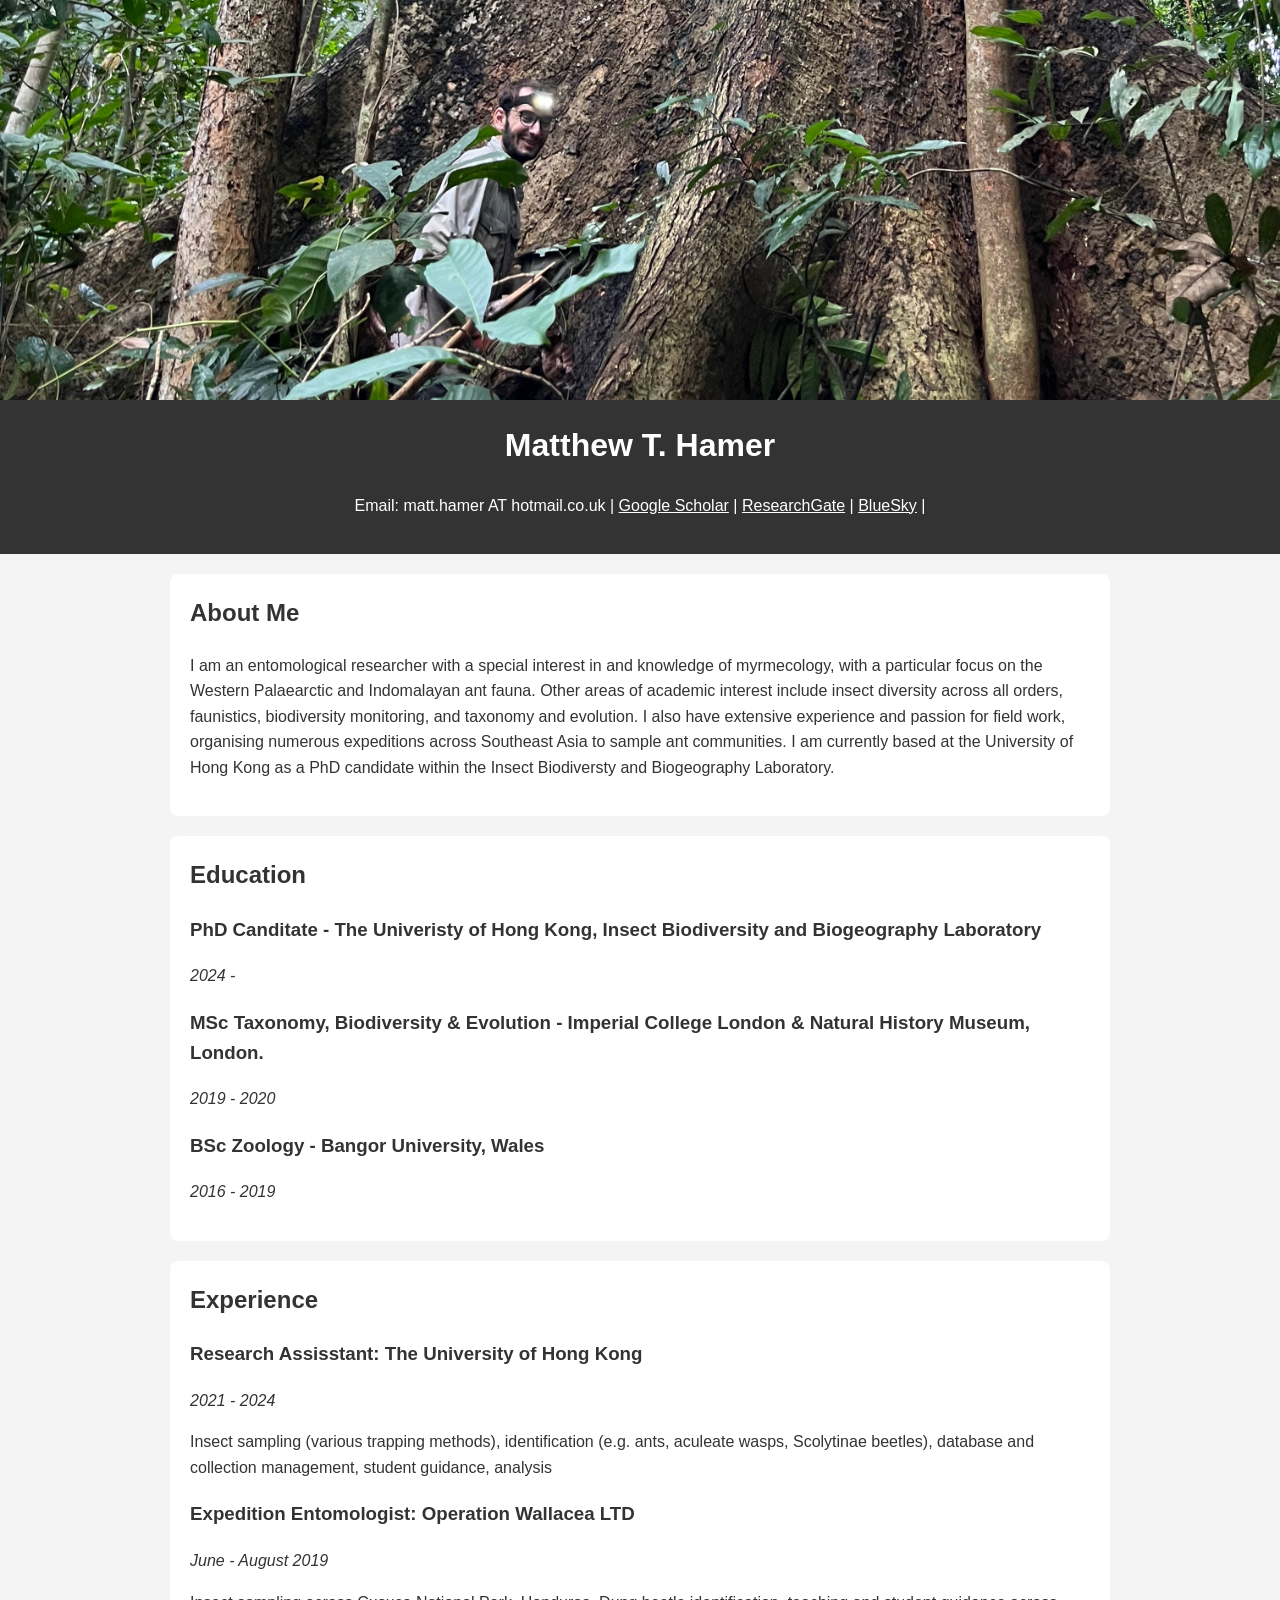
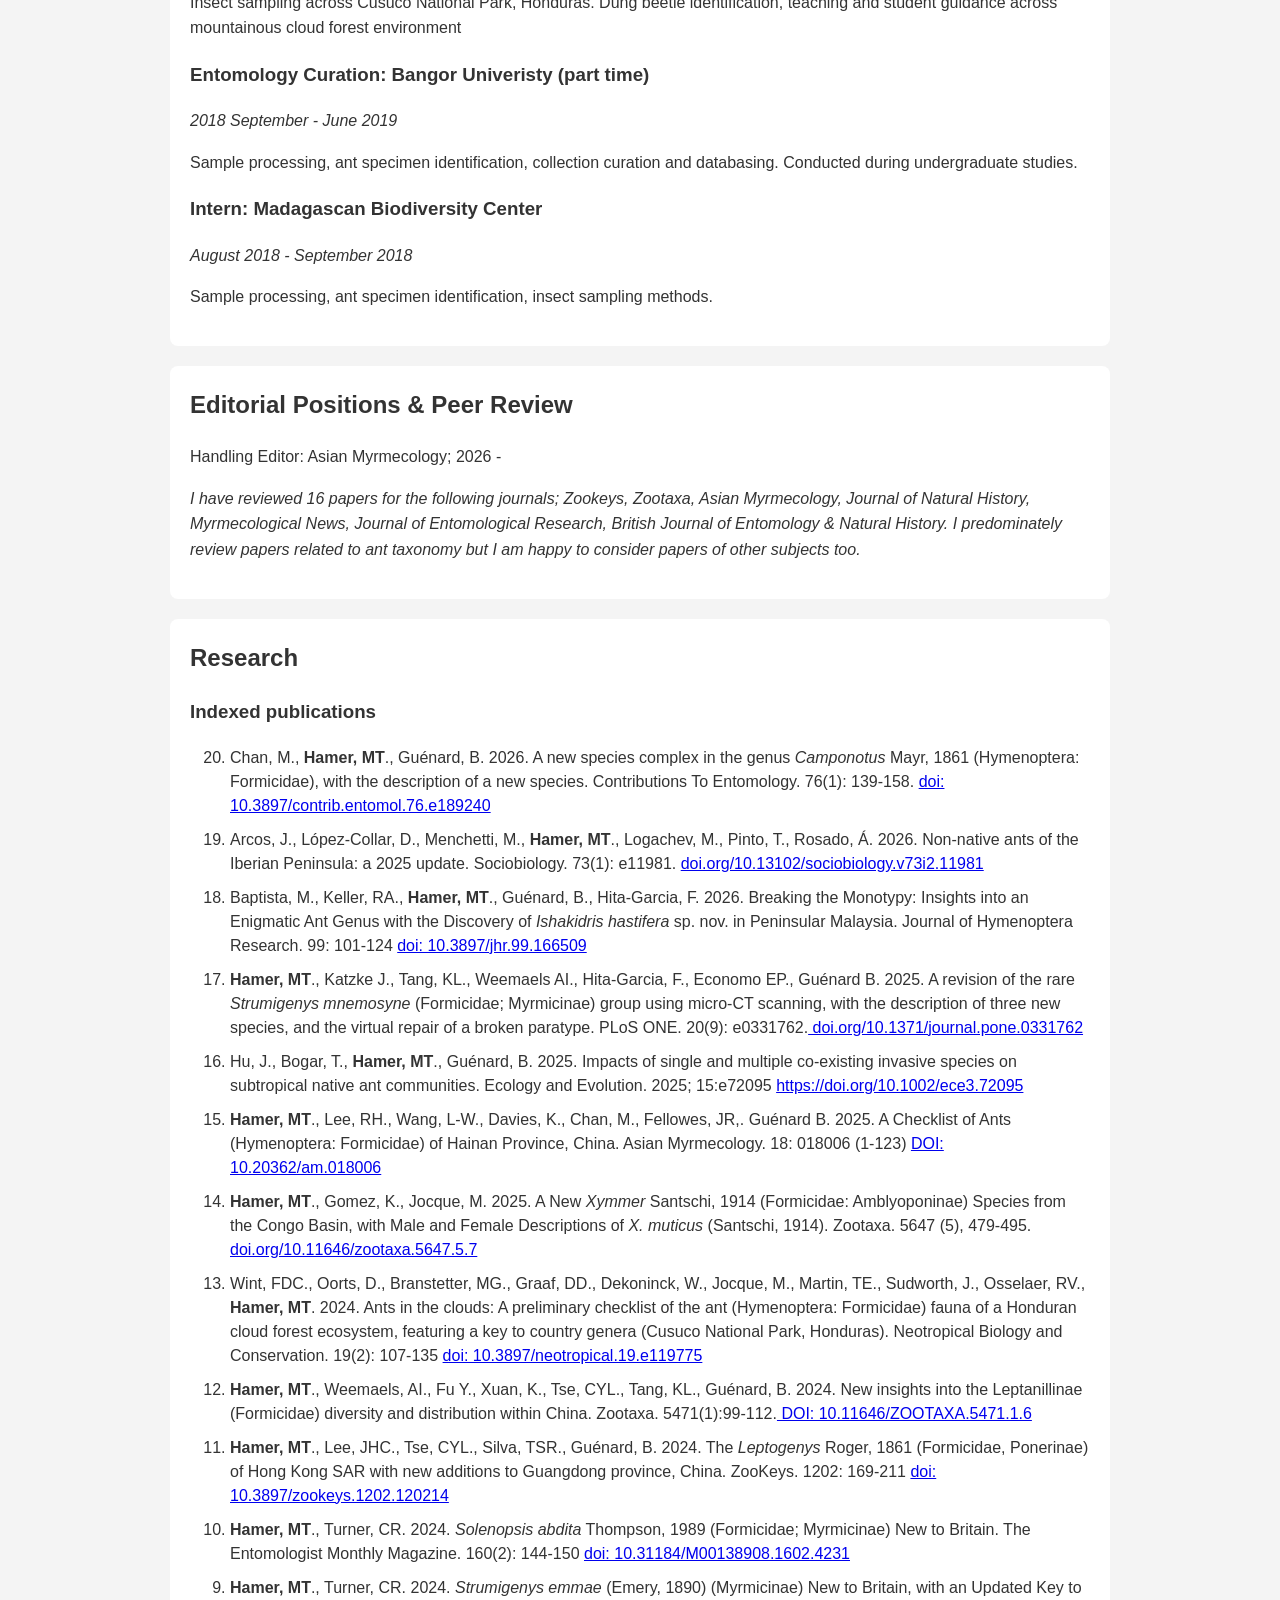
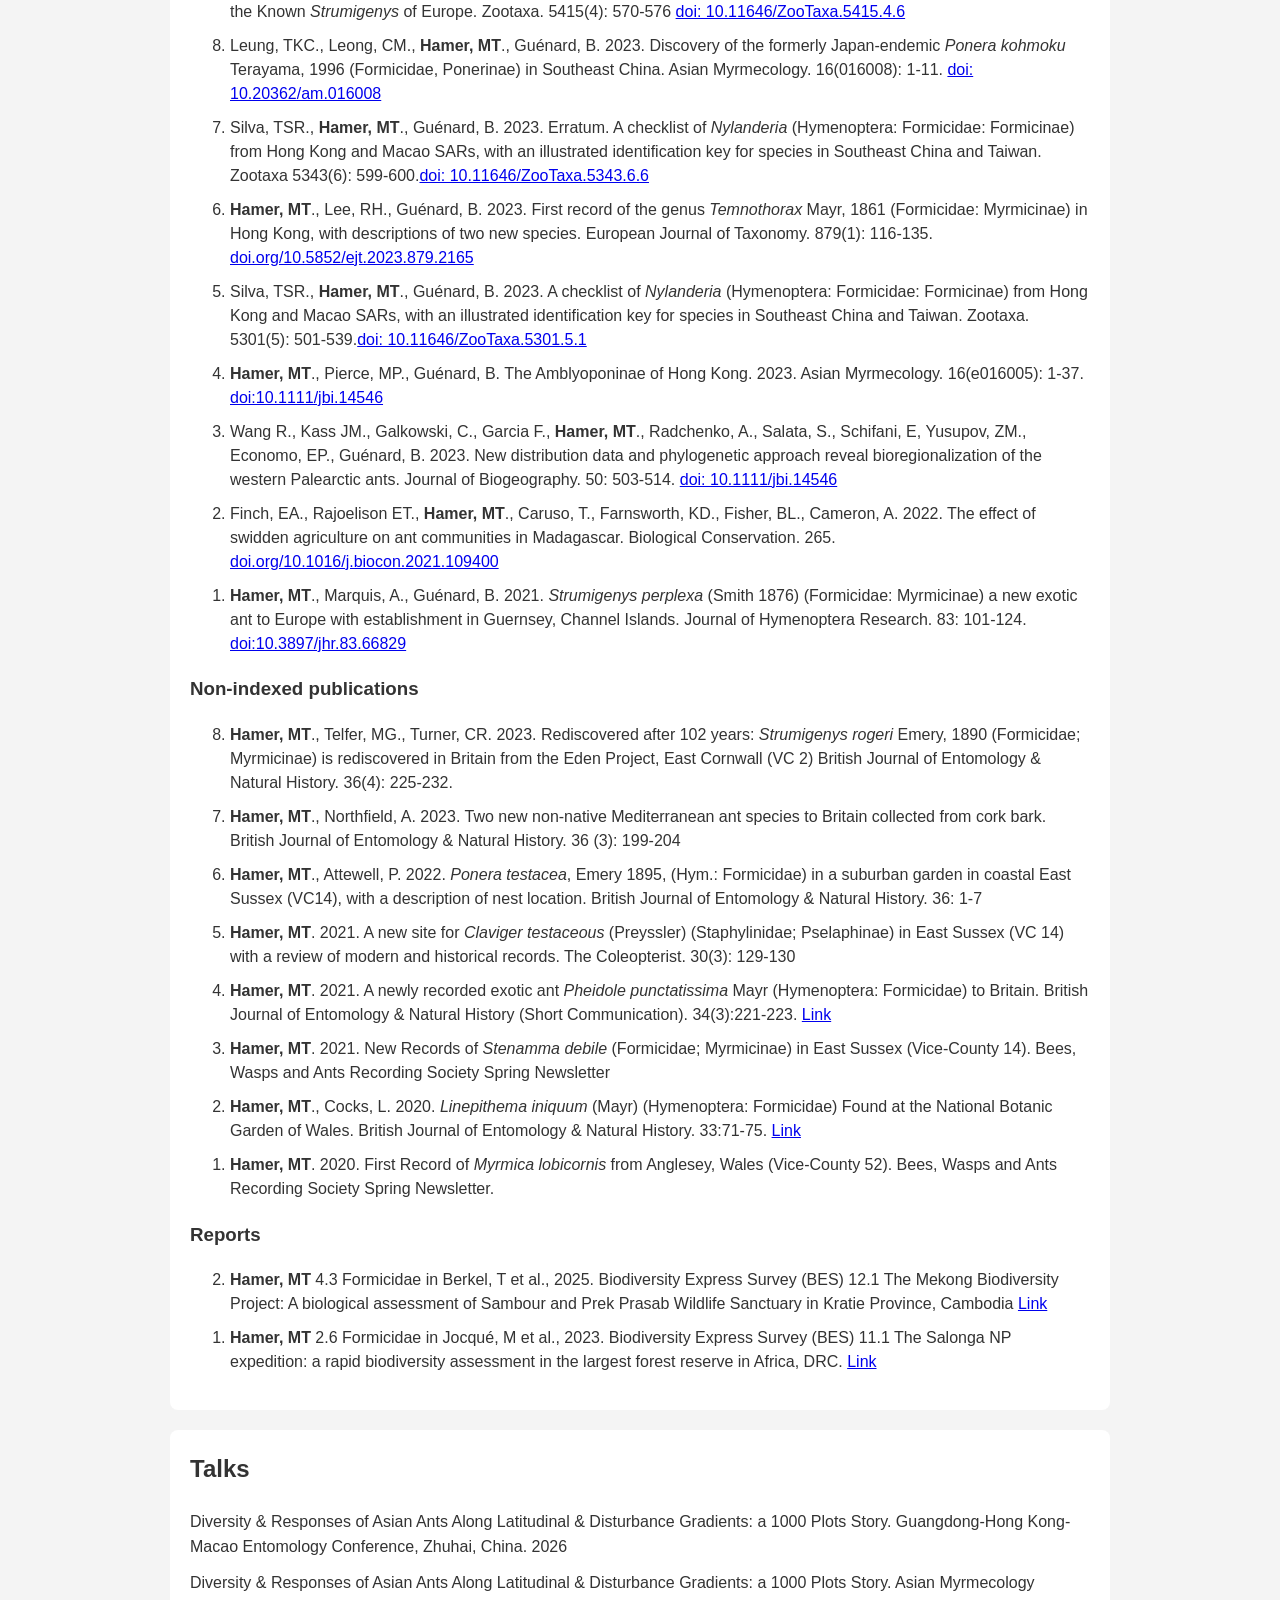
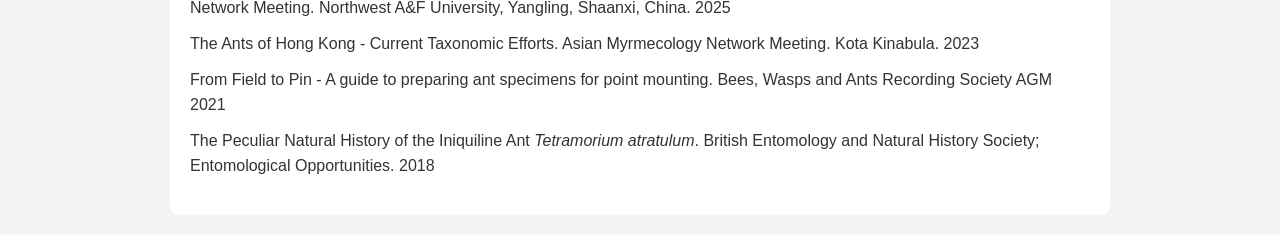
<file: index.html>
<!DOCTYPE html>
<html lang="en">
<head>
  <meta charset="UTF-8" />
  <meta name="viewport" content="width=device-width, initial-scale=1.0" />
  <title>Matthew T. Hamer</title>
  <style>
    /* Basic styling for the entire page */
    body {
      font-family: 'Helvetica Neue', Helvetica, Arial, sans-serif; /* Sets a clean, readable font */
      margin: 0; /* Remove default margin around the page */
      padding: 0; /* Remove default padding */
      line-height: 1.6; /* Improves readability with line spacing */
      background-color: #f4f4f4; /* Light background color for contrast */
      color: #333; /* Default text color */
    }

  /* Header image at the top */
  .header-image {
    width: 100%;
    height: 400px; /* adjust height as needed */
    overflow: hidden;
  }

  .header-image img {
    width: 100%;
    height: 100%;
    object-fit: cover; /* fill the container without distortion */
    display: block;
  }

    /* Styles for the header section */
    header {
      background-color: #333; /* Dark background for contrast */
      color: #fff; /* White text for readability */
      padding: 20px 0; /* Vertical padding */
      text-align: center; /* Centered text */
    }
    
    header a {
      color: #fff;
    }

    header p {
    color: #fff;
    }

    /* Styles for content sections */
    section {
      max-width: 900px; /* Limit width for readability */
      margin: 20px auto; /* Center sections horizontally with margin */
      padding: 0 20px; /* Horizontal padding inside sections */
    }

    /* Heading styles */
    h1, h2 {
      margin-top: 0; /* Remove default top margin for headings */
    }

    /* Contact info styling */
    .contact-info {
      margin-top: 10px; /* Spacing above contact info */
    }

    /* Styling for each section box */
    .section {
      background: #fff; /* White background for contrast */
      padding: 20px; /* Inner padding */
      margin-bottom: 20px; /* Space below each section */
      border-radius: 8px; /* Rounded corners for a softer look */
    }

    /* Remove default list styles for lists */
    ul {
      list-style: none;
      padding: 0;
    }

    /* Spacing between list items */
    li {
      margin-bottom: 10px;
    }

    /* Hover effect for links */
    a:hover {
      text-decoration: underline; /* Underline on hover for interactivity */
    }
  </style>
</head>
<body>
  
<div class="header-image">
  <img src="images/forest_2.jpg" alt="Ant Header Image" />
</div>

  <!-- Header section with name and contact info -->
  <header>
    <h1>Matthew T. Hamer</h1>
    <div class="contact-info">
      <p>
        Email: matt.hamer AT hotmail.co.uk |
        <a href="https://scholar.google.co.uk/citations?hl=en&user=hczqnz8AAAAJ&view_op=list_works&gmla=AFix5MbElTmRrn29_fdOWLkQc4MYug8F430PYgviniSDpSa0v6hG-DKh00irg1fXuqmo6CiqjdWm53gwboK762bA">Google Scholar</a> | 
        <a href="https://www.researchgate.net/profile/Matthew-Hamer-3">ResearchGate</a> |
        <a href="https://bsky.app/profile/entohamer.bsky.social">BlueSky</a> |
      </p>
    </div>
  </header>

  <!-- Now, the sections are reordered as per your request -->

  <!-- About Me section -->
  <section class="section">
    <h2>About Me</h2>
    <p>I am an entomological researcher with a special interest in and knowledge of myrmecology, with a particular focus on the Western Palaearctic and Indomalayan ant fauna. Other areas of academic interest include insect diversity across all orders, faunistics, biodiversity monitoring, and taxonomy and evolution. I also have extensive experience and passion for field work, organising numerous expeditions across Southeast Asia to sample ant communities. I am currently based at the University of Hong Kong as a PhD candidate within the Insect Biodiversty and Biogeography Laboratory.</p>
  </section>

  <!-- Education section -->
  <section class="section">
    <h2>Education</h2>
    <h3>PhD Canditate - The Univeristy of Hong Kong, Insect Biodiversity and Biogeography Laboratory</h3>
    <p><em>2024 - </em></p>
    <h3>MSc Taxonomy, Biodiversity & Evolution - Imperial College London & Natural History Museum, London.</h3>
    <p><em>2019 - 2020</em></p>
    <h3>BSc Zoology - Bangor University, Wales</h3>
    <p><em>2016 - 2019</em></p>
  </section>

  <!-- Experience section -->
  <section class="section">
    <h2>Experience</h2>

    <h3>Research Assisstant: The University of Hong Kong</h3>
    <p><em>2021 - 2024</em></p>
    <p>Insect sampling (various trapping  methods), identification (e.g. ants, aculeate wasps, Scolytinae beetles), database and collection management, student guidance, analysis</p>
    <h3>Expedition Entomologist: Operation Wallacea LTD</h3>
    <p><em>June - August 2019</em></p>
    <p>Insect sampling across Cusuco National Park, Honduras. Dung beetle identification, teaching and student guidance across mountainous cloud forest environment</p>
    <h3>Entomology Curation: Bangor Univeristy (part time)</h3>
    <p><em>2018 September - June 2019</em></p>
    <p>Sample processing, ant specimen identification, collection curation and databasing. Conducted during undergraduate studies.</p>
    <h3>Intern: Madagascan Biodiversity Center</h3>
    <p><em>August 2018 - September 2018</em></p>
    <p>Sample processing, ant specimen identification, insect sampling methods.</p>
  </section>

<!-- Editorial section-->
 <section class="section">
    <h2>Editorial Positions & Peer Review</h2>
    <p>Handling Editor: Asian Myrmecology; 2026 -</p></li>
    <p><em>I have reviewed 16 papers for the following journals; Zookeys, Zootaxa, Asian Myrmecology, Journal of Natural History, Myrmecological News, Journal of Entomological Research, British Journal of Entomology & Natural History. 
      I predominately review papers related to ant taxonomy but I am happy to consider papers of other subjects too.</em></p>
  </section>

  <!-- Research section -->
  <section class="section">
    <h2>Research</h2>
    <h3>Indexed publications</h3>
        <ol reversed style="line-height: 1.5;">
            <!---Punnath, A., Williams, J.L., LaPolla, J.S., Fisher, B.L., Yamane, S., Guénard, B., <b>Hamer, M.T</b>., Jaitrong, W., Klimes, P., Dang, A.V., Lucky, A. 2026. Solving the puzzle of the Prenolepis genus-group (Hymenoptera: Formicidae): Ultraconserved element (UCE) phylogenomics clarifies generic boundaries among seven ant genera. Systematic Entomology.-->
            <!---Schifani, E., Blaya, R., Blight, O., Cato, S., Corbella C., <b>Hamer., MT</b>., Luakaityte, S., Rossi, F., Turner, CR., Veljaca, K., Vila, R., Menchetti, M. XXXX. Needle ants on the move in Europe: Brachyponera chinensis in Croatia, France, and Italy, and B. flavipes in the United Kingdom. Biogeographia-->
            <!---<li>Rocha FP., <b>Hamer, MT</b>., Guénard, B. XXXX Context-Dependent Impacts of Multitrophic Invasions: Invasive Ants Mediate Predatory Impacts on Native Biodiversity. Biological Invasions. </li>-->
            <!---<li>Rocha FP., <b>Hamer, MT</b>., Guénard, B. XXXX Species-specific effects of invasive ants on carrion decomposition in the subtropics. Ecosphere.</li>-->
            <li>Chan, M., <b>Hamer, MT</b>., Guénard, B. 2026. A new species complex in the genus <i>Camponotus</i> Mayr, 1861 (Hymenoptera: Formicidae), with the description of a new species. Contributions To Entomology. 76(1): 139-158. <a href = https://contributions-to-entomology.arphahub.com/article/189240/list/8/> doi: 10.3897/contrib.entomol.76.e189240</a></li>
            <li>Arcos, J., López-Collar, D., Menchetti, M., <b>Hamer, MT</b>., Logachev, M., Pinto, T., Rosado, Á. 2026. Non-native ants of the Iberian Peninsula: a 2025 update. Sociobiology. 73(1): e11981. <a href = https://periodicos.uefs.br/index.php/sociobiology/article/view/11981> doi.org/10.13102/sociobiology.v73i2.11981</a></li>
            <li>Baptista, M., Keller, RA., <b>Hamer, MT</b>., Guénard, B., Hita-Garcia, F. 2026. Breaking the Monotypy: Insights into an Enigmatic Ant Genus with the Discovery of <i>Ishakidris hastifera</i> sp. nov. in Peninsular Malaysia. Journal of Hymenoptera Research. 99: 101-124 <a href="https://jhr.pensoft.net/article/166509/"> doi: 10.3897/jhr.99.166509</a></li>
            <li><b>Hamer, MT</b>., Katzke J., Tang, KL., Weemaels AI., Hita-Garcia, F., Economo EP., Guénard B. 2025. A revision of the rare <i>Strumigenys mnemosyne</i> (Formicidae; Myrmicinae) group using micro-CT scanning, with the description of three new species, and the virtual repair of a broken paratype. PLoS ONE. 20(9): e0331762.<a href=https://doi.org/10.1371/journal.pone.0331762> doi.org/10.1371/journal.pone.0331762</a></li></li>
            <li>Hu, J., Bogar, T., <b>Hamer, MT</b>., Guénard, B. 2025. Impacts of single and multiple co-existing invasive species on subtropical native ant communities. Ecology and Evolution. 2025; 15:e72095 <a href= https://onlinelibrary.wiley.com/doi/10.1002/ece3.72095> https://doi.org/10.1002/ece3.72095</a></li>
            <li><b>Hamer, MT</b>., Lee, RH., Wang, L-W., Davies, K., Chan, M., Fellowes, JR,. Guénard B. 2025. A Checklist of Ants (Hymenoptera: Formicidae) of Hainan Province, China. Asian Myrmecology. 18: 018006 (1-123) <a href=http://www.asian-myrmecology.org/doi/10.20362/am.018006.html> DOI: 10.20362/am.018006</a></li>
            <li><b>Hamer, MT</b>., Gomez, K., Jocque, M. 2025. A New <i>Xymmer</i> Santschi, 1914 (Formicidae: Amblyoponinae) Species from the Congo Basin, with Male and Female Descriptions of <i>X. muticus</i> (Santschi, 1914). Zootaxa. 5647 (5), 479-495. <a href=https://www.mapress.com/zt/article/view/zootaxa.5647.5.7> doi.org/10.11646/zootaxa.5647.5.7</a></li>
            <li>Wint, FDC., Oorts, D., Branstetter, MG., Graaf, DD., Dekoninck, W., Jocque, M., Martin, TE., Sudworth, J., Osselaer, RV., <b>Hamer, MT</b>. 2024. Ants in the clouds: A preliminary checklist of the ant (Hymenoptera: Formicidae) fauna of a Honduran cloud forest ecosystem, featuring a key to country genera (Cusuco National Park, Honduras). Neotropical Biology and Conservation. 19(2): 107-135 <a href= https://neotropical.pensoft.net/article/119775/list/8/ > doi: 10.3897/neotropical.19.e119775</a></li>
            <li><b>Hamer, MT</b>., Weemaels, AI., Fu Y., Xuan, K., Tse, CYL., Tang, KL., Guénard, B. 2024. New insights into the Leptanillinae (Formicidae) diversity and distribution within China. Zootaxa. 5471(1):99-112.<a href= https://mapress.com/zt/article/view/zootaxa.5471.1.6> DOI: 10.11646/ZOOTAXA.5471.1.6</a></li>          
            <li><b>Hamer, MT</b>., Lee, JHC., Tse, CYL., Silva, TSR., Guénard, B. 2024. The <i>Leptogenys</i> Roger, 1861 (Formicidae, Ponerinae) of Hong Kong SAR with new additions to Guangdong province, China. ZooKeys. 1202: 169-211 <a href= https://doi.org/10.3897/zookeys.1202.120214> doi: 10.3897/zookeys.1202.120214</a></li>
            <li><b>Hamer, MT</b>., Turner, CR. 2024. <i>Solenopsis abdita</i> Thompson, 1989 (Formicidae; Myrmicinae) New to Britain. The Entomologist Monthly Magazine. 160(2): 144-150 <a href= https://doi.org/10.31184/M00138908.1602.4231>doi: 10.31184/M00138908.1602.4231</a></li>
            <li><b>Hamer, MT</b>., Turner, CR. 2024. <i>Strumigenys emmae</i> (Emery, 1890) (Myrmicinae) New to Britain, with an Updated Key to the Known <i>Strumigenys</i> of Europe. Zootaxa. 5415(4): 570-576
                <a href= https://www.mapress.com/zt/article/view/zootaxa.5415.4.6>doi: 10.11646/ZooTaxa.5415.4.6</a></li>
            <li>Leung, TKC., Leong, CM., <b>Hamer, MT</b>., Guénard, B. 2023. Discovery of the formerly Japan-endemic <i>Ponera kohmoku</i> Terayama, 1996 (Formicidae, Ponerinae) in Southeast China. Asian Myrmecology. 16(016008): 1-11. <a
                href= http://www.asian-myrmecology.org/doi/10.20362/am.016008.html>doi: 10.20362/am.016008</a>
            </li>
            <li>Silva, TSR., <b>Hamer, MT</b>., Guénard, B. 2023. Erratum. A checklist of <i>Nylanderia</i> (Hymenoptera: Formicidae: Formicinae) from Hong Kong and Macao SARs, with an illustrated identification key for species in Southeast China and Taiwan. Zootaxa 5343(6): 599-600.<a
                href= https://mapress.com/zt/article/view/zootaxa.5343.6.6>doi: 10.11646/ZooTaxa.5343.6.6</a></li>
            <li><b>Hamer, MT</b>., Lee, RH., Guénard, B. 2023. First record of the genus <i>Temnothorax</i> Mayr, 1861 (Formicidae: Myrmicinae) in Hong Kong, with descriptions of two new species. European Journal of Taxonomy. 879(1): 116-135.
                <a href= https://europeanjournaloftaxonomy.eu/index.php/ejt/article/view/2165>doi.org/10.5852/ejt.2023.879.2165</a></li>
            </li>
            <li>Silva, TSR., <b>Hamer, MT</b>., Guénard, B. 2023. A checklist of <i>Nylanderia</i> (Hymenoptera: Formicidae: Formicinae) from Hong Kong and Macao SARs, with an illustrated identification key for species in Southeast China and Taiwan. Zootaxa. 5301(5): 501-539.<a
                href= https://mapress.com/zt/article/view/zootaxa.5301.5.1>doi: 10.11646/ZooTaxa.5301.5.1</a></li>
            <li><b>Hamer, MT</b>., Pierce, MP., Guénard, B. The Amblyoponinae of Hong Kong. 2023. Asian Myrmecology. 16(e016005): 1-37. <a
                href=http://www.asian-myrmecology.org/doi/10.20362/am.016005.html>doi:10.1111/jbi.14546</a></li>
            <li>Wang R., Kass JM., Galkowski, C., Garcia F., <b>Hamer, MT</b>., Radchenko, A., Salata, S., Schifani, E,
                Yusupov, ZM., Economo, EP., Guénard, B. 2023. New distribution data and phylogenetic approach reveal
                bioregionalization of the western Palearctic ants. Journal of Biogeography. 50: 503-514. <a
                    href= https://doi.org/10.1111/jbi.14546>doi: 10.1111/jbi.14546</a></li>
            <li>Finch, EA., Rajoelison ET., <b>Hamer, MT</b>., Caruso, T., Farnsworth, KD., Fisher, BL., Cameron, A. 2022. The
                effect of
                swidden agriculture on ant communities in Madagascar. Biological Conservation. 265. <a
                    href= https://doi.org/10.1016/j.biocon.2021.109400>doi.org/10.1016/j.biocon.2021.109400</a></li>
            <li><b>Hamer, MT</b>., Marquis, A., Guénard, B. 2021. <i>Strumigenys perplexa</i> (Smith 1876) (Formicidae: Myrmicinae) a new
                exotic ant to Europe with establishment in Guernsey, Channel Islands. Journal of Hymenoptera
                Research. 83: 101-124. <a href="https://doi.org/10.3897/jhr.83.66829"> doi:10.3897/jhr.83.66829</a></li>
        </ol>
        <h3>Non-indexed publications</h3>
        <ol reversed style="line-height: 1.5;">
            <li><b>Hamer, MT</b>., Telfer, MG., Turner, CR. 2023. Rediscovered after 102 years: <i>Strumigenys rogeri</i> Emery, 1890 (Formicidae; Myrmicinae) is rediscovered in Britain from the Eden Project, East Cornwall (VC 2)
                British Journal of Entomology & Natural History. 36(4): 225-232.</li>
            <li><b>Hamer, MT</b>., Northfield, A. 2023. Two new non-native Mediterranean ant species to Britain collected from cork bark.
                    British Journal of Entomology & Natural History. 36 (3): 199-204 </li>
            <li><b>Hamer, MT</b>., Attewell, P. 2022. <i>Ponera testacea</i>, Emery 1895, (Hym.: Formicidae) in a suburban
                garden in coastal East Sussex (VC14), with a description of nest location.
                British Journal of Entomology & Natural History. 36: 1-7</li>
            <li><b>Hamer, MT</b>. 2021. A new site for <i>Claviger testaceous</i> (Preyssler) (Staphylinidae; Pselaphinae) in
                East Sussex (VC 14) with a review of modern and historical records. The Coleopterist. 30(3): 129-130</li>
            <li><b>Hamer, MT</b>. 2021. A newly recorded exotic ant <i>Pheidole punctatissima</i> Mayr (Hymenoptera:
                Formicidae) to
                Britain. British Journal of Entomology & Natural History (Short Communication). 34(3):221-223. <a
                    href="https://www.researchgate.net/publication/353324455_Short_Communication_A_newly_recorded_exotic_ant_Pheidole_punctatissima_Mayr_Hymenoptera_Formicidae_to_Britain">Link</a>
            </li>
            <li><b>Hamer, MT</b>. 2021. New Records of <i>Stenamma debile</i> (Formicidae; Myrmicinae) in East Sussex
                (Vice-County 14). Bees, Wasps and Ants Recording Society Spring Newsletter</li>
            <li><b>Hamer, MT</b>., Cocks, L. 2020. <i>Linepithema iniquum</i> (Mayr) (Hymenoptera: Formicidae) Found at the National Botanic
                Garden of Wales. British Journal of Entomology & Natural History. 33:71-75. <a
                    href="https://www.researchgate.net/publication/340166113_Linepithema_iniquum_Mayr_Hymenoptera_Formicidae_Found_at_the_National_Botanic_Garden_of_Wales">Link</a>
            </li>
            <li><b>Hamer, MT</b>. 2020. First Record of <i>Myrmica lobicornis</i> from Anglesey, Wales (Vice-County 52).
                Bees,
                Wasps
                and Ants Recording Society Spring Newsletter.</li>
            </ol>
        <h3>Reports</h3>
        <ol reversed style="line-height: 1.5;">
        <li><b>Hamer, MT</b> 4.3 Formicidae in Berkel, T et al., 2025. Biodiversity Express Survey (BES) 12.1
            The Mekong Biodiversity Project: A biological assessment of Sambour and Prek Prasab Wildlife
            Sanctuary in Kratie Province, Cambodia 
        <a href="https://binco.eu/wp-content/uploads/2025/01/BES-12.1-Cambodia-2023.pdf">Link</a></li>        
        <li><b>Hamer, MT</b> 2.6 Formicidae in Jocqué, M et al., 2023. Biodiversity Express Survey (BES) 11.1 The Salonga NP expedition: a rapid biodiversity assessment in the largest forest reserve in Africa, DRC. 
        <a href="https://binco.eu/wp-content/uploads/2023/12/BES-11.1-Salonga-2022.pdf">Link</a></li>
        </ol>
  </section>

  <!-- Projects section (optional, you can add if needed) -->
  <section class="section">
    <h2>Talks</h2>
    <ul>
      <li>Diversity & Responses of Asian Ants Along Latitudinal & Disturbance Gradients: a 1000 Plots Story. Guangdong-Hong Kong-Macao Entomology Conference, Zhuhai, China. 2026</li>
      <li>Diversity & Responses of Asian Ants Along Latitudinal & Disturbance Gradients: a 1000 Plots Story. Asian Myrmecology Network Meeting. Northwest A&F University, Yangling, Shaanxi, China. 2025</li>
      <li>The Ants of Hong Kong - Current Taxonomic Efforts. Asian Myrmecology Network Meeting. Kota Kinabula. 2023</li>
      <li>From Field to Pin - A guide to preparing ant specimens for point mounting. Bees, Wasps and Ants Recording Society AGM 2021</li>
      <li>The Peculiar Natural History of the Iniquiline Ant <i>Tetramorium atratulum</i>.
                British Entomology and Natural History Society; Entomological Opportunities. 2018</li>
    </ul>
  </section>

</body>
</html>
</file>
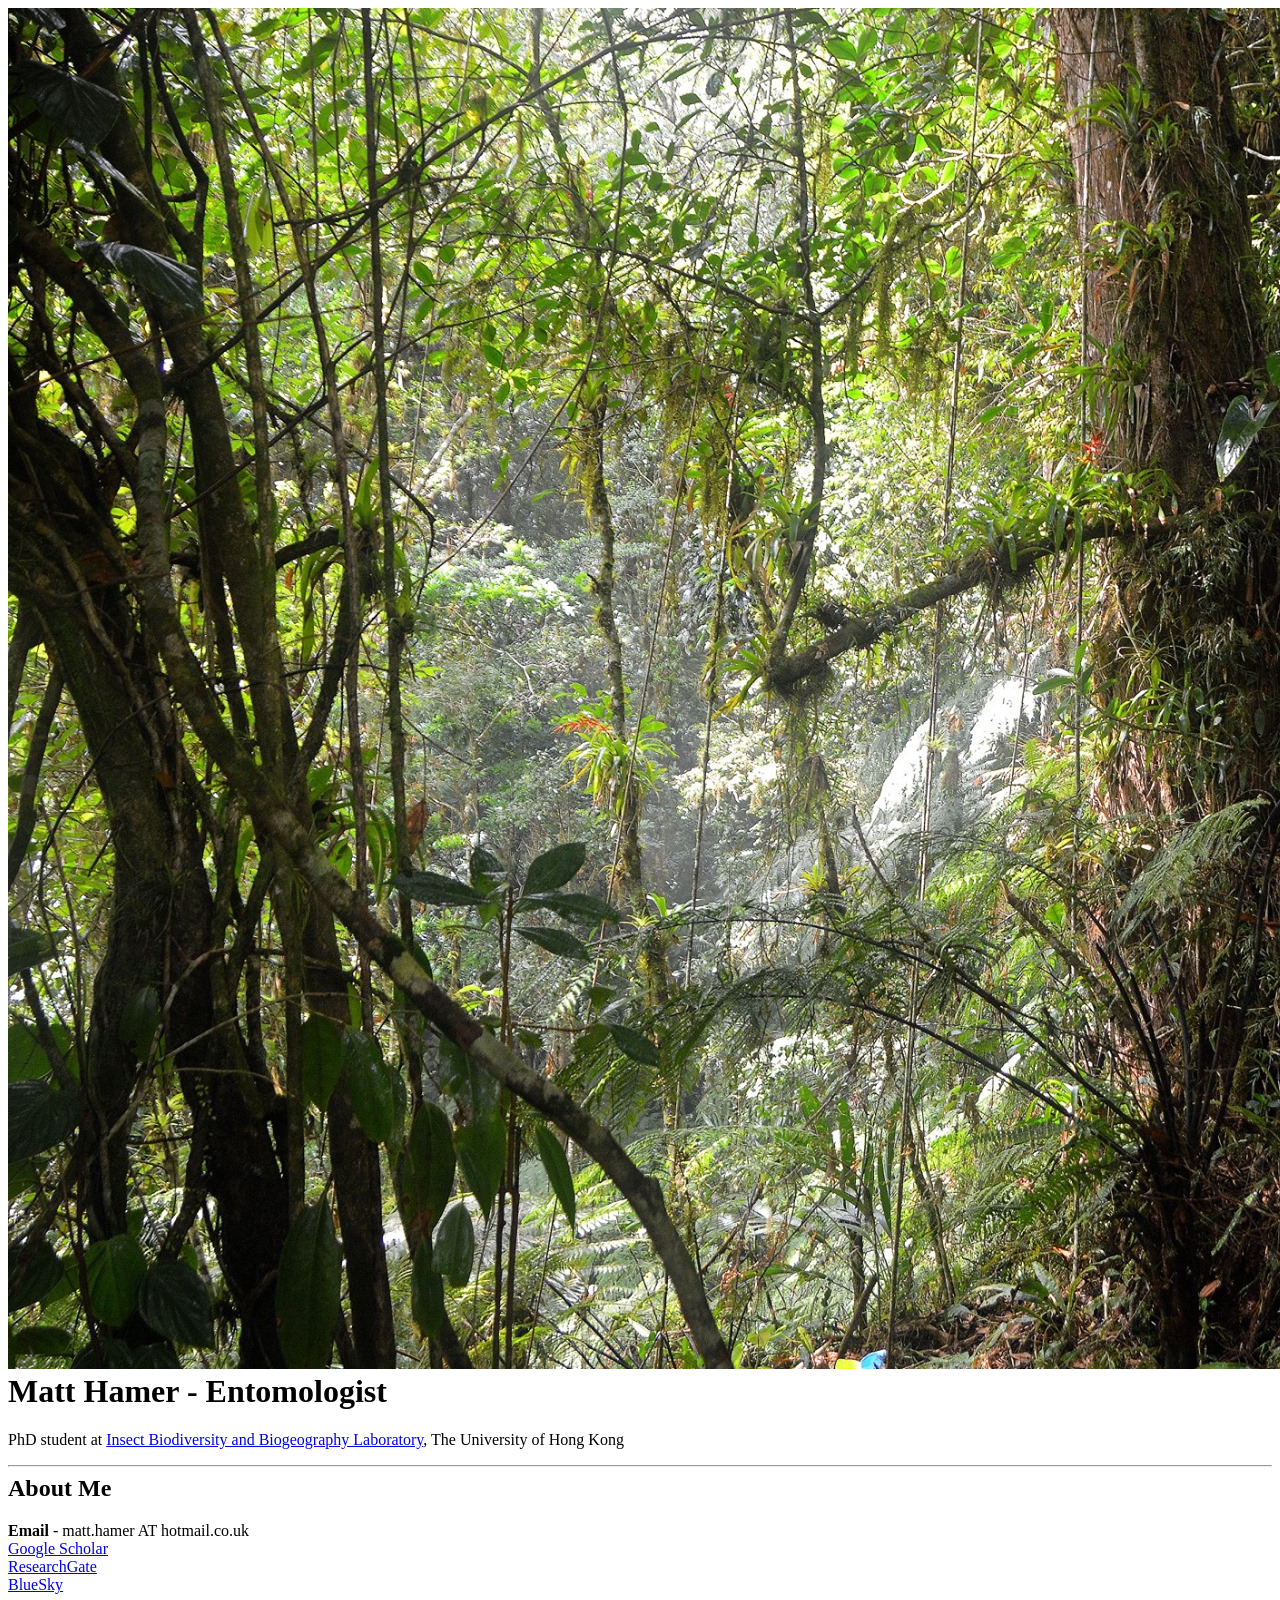
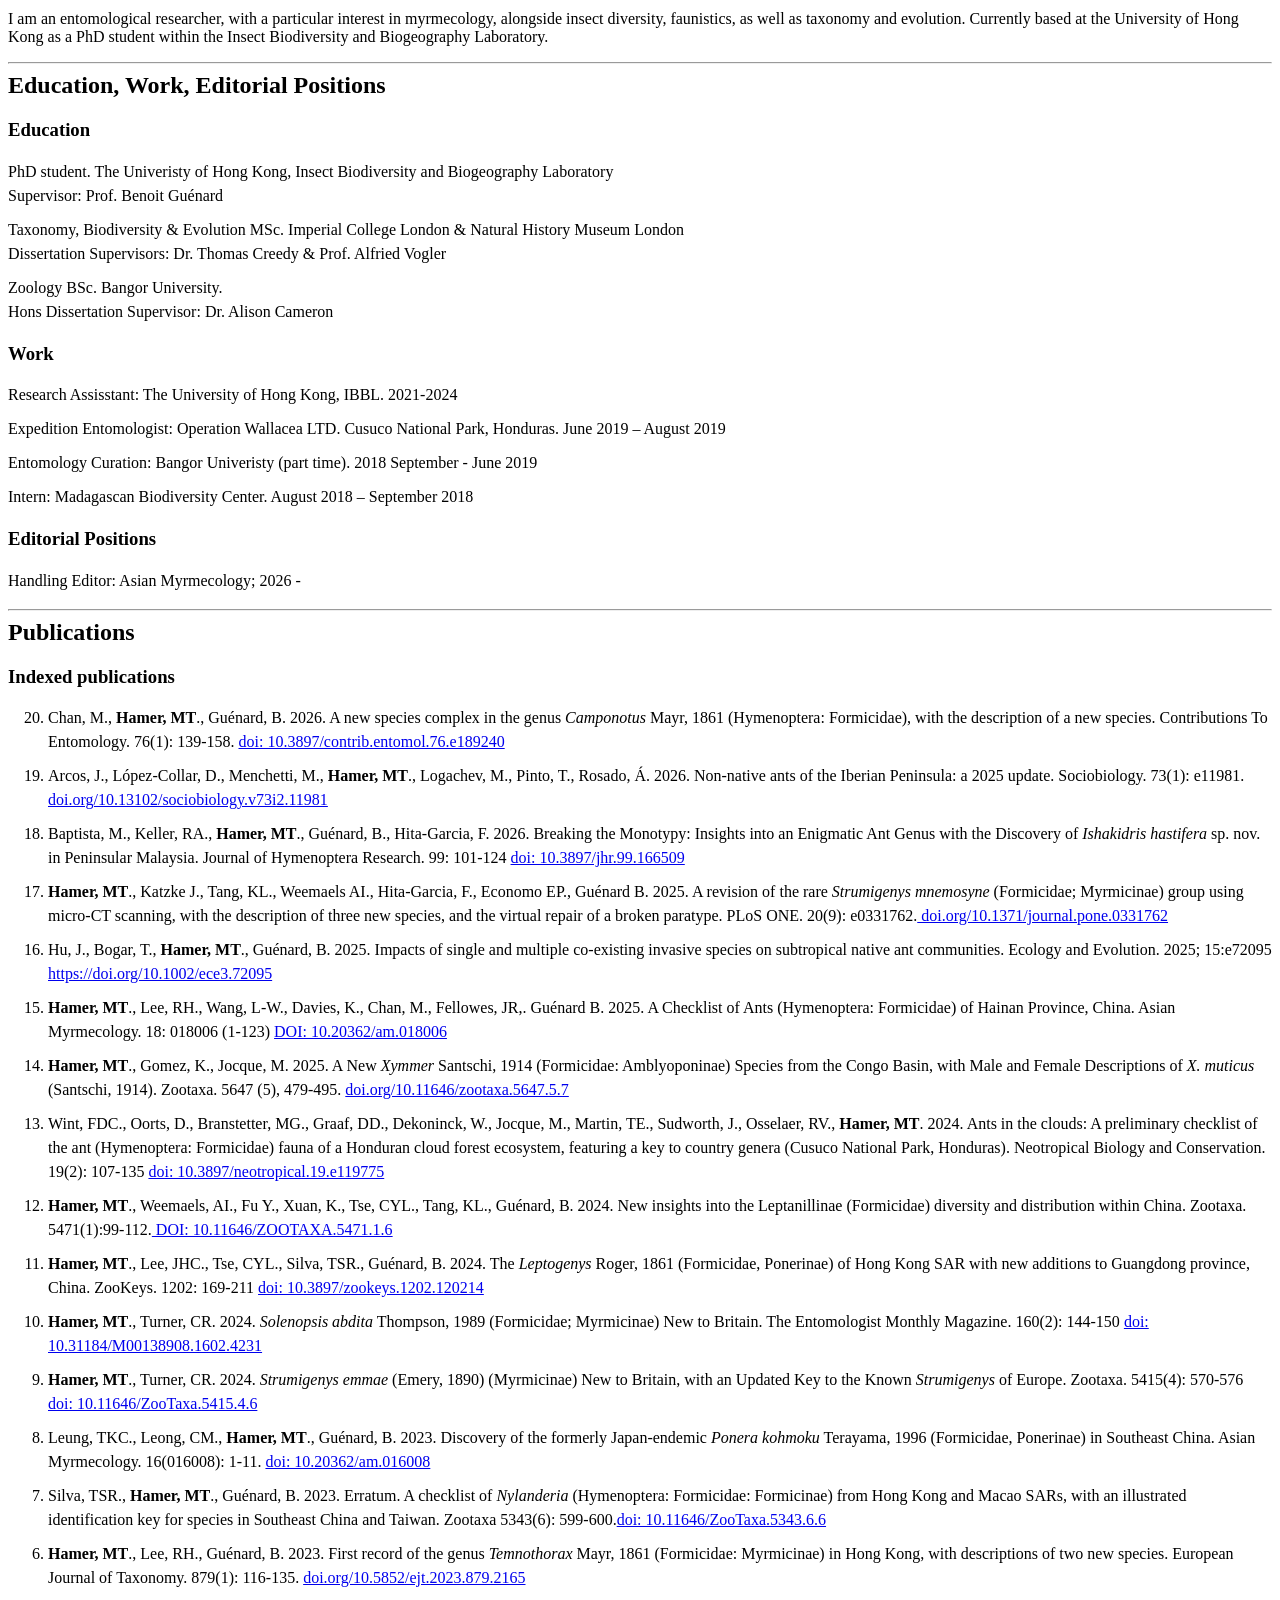
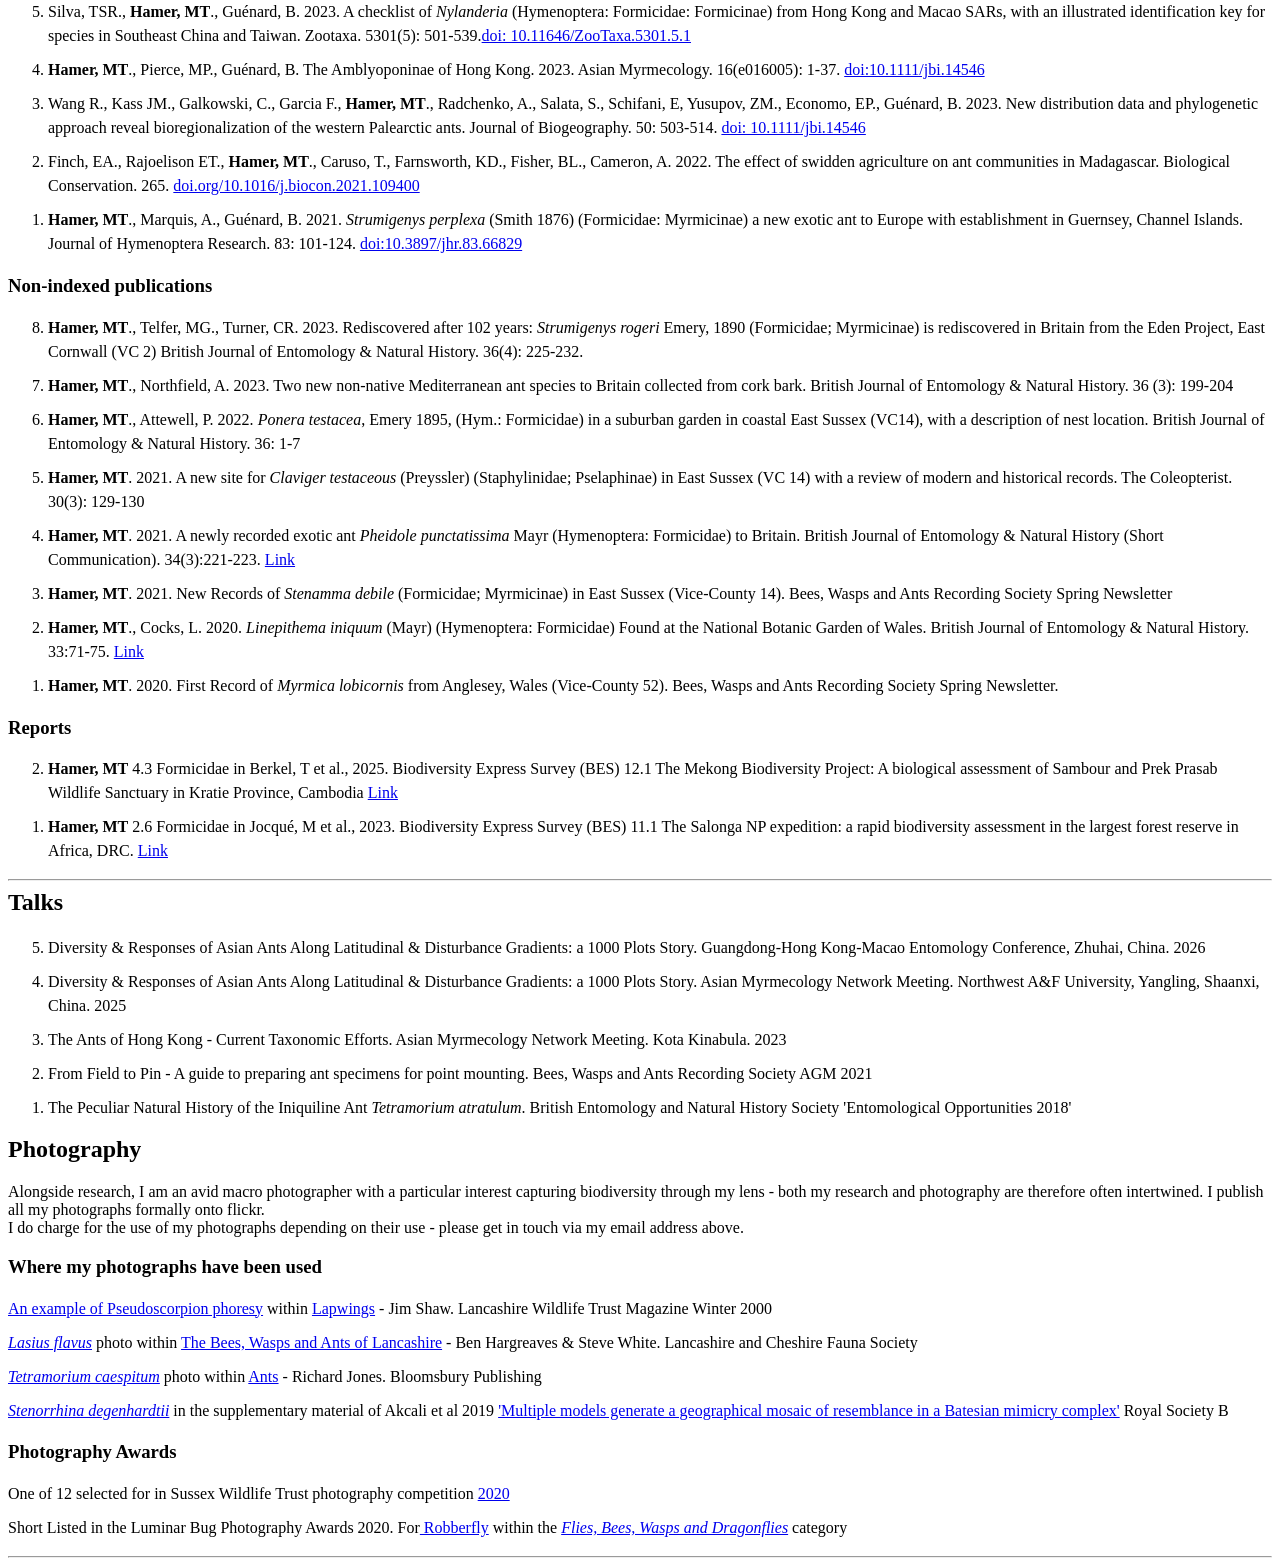
<file: index_old_website.html>
<!DOCTYPE html>
<html lang="en">

<head>
    <meta charset="UTF-8">
    <meta name="viewport" content="width=device-width, initial-scale=1.0">
    <meta name="description" content="Matt Hamer's webpage">
    <title>Matt Hamer</title>
    <link rel="stylesheet" href="style.css">
    <meta name="viewport" content="width=device-width, initial-scale=1" />




</head>

<div class="wrapper">

    <body class="body">

        <img class="banner-cnp" src="images/68423710_10161925125005251_964762217184493568_o.jpg">
        <h1>Matt Hamer - Entomologist</h1>
        <p>PhD student at <a href="https://benoitguenard.wordpress.com/"> Insect Biodiversity
                and Biogeography Laboratory</a>, The University of Hong Kong</p>
        <hr>
        </hr>
        <h2>About Me</h2>
        <p class="social-media">
            <b>Email</b> - matt.hamer AT hotmail.co.uk <br>
            <a href="https://scholar.google.co.uk/citations?hl=en&user=hczqnz8AAAAJ&view_op=list_works&gmla=AFix5MbElTmRrn29_fdOWLkQc4MYug8F430PYgviniSDpSa0v6hG-DKh00irg1fXuqmo6CiqjdWm53gwboK762bA">Google Scholar</a><br>
            <a href="https://www.researchgate.net/profile/Matthew-Hamer-3">ResearchGate</a><br>
            <a href="https://bsky.app/profile/entohamer.bsky.social">BlueSky</a><br>
        </p>
        <p class="aboutme-text">I am an entomological researcher, with a particular interest in myrmecology,
            alongside insect diversity, faunistics, as well as taxonomy and evolution. Currently based at the
            University of Hong Kong as a PhD student within the Insect Biodiversity and Biogeography Laboratory.<br>
        </p>
        <hr>
        </hr>
        <h2>Education, Work, Editorial Positions</h2>
        <h3>Education</h3>
        <ul style="line-height: 1.5;">
            <li>PhD student. The Univeristy of Hong Kong, Insect Biodiversity and Biogeography Laboratory<br>
                Supervisor: Prof. Benoit Guénard</li>
            <li>Taxonomy, Biodiversity & Evolution MSc. Imperial College London & Natural History Museum London <br>
                Dissertation Supervisors: Dr. Thomas Creedy & Prof. Alfried Vogler</li>
            <li>Zoology BSc. Bangor University. <br>
                Hons Dissertation Supervisor: Dr. Alison Cameron</li>
        </ul>
        <h3>Work</h3>
        <ul style="line-height: 1.5;">
            <li>Research Assisstant: The University of Hong Kong, IBBL. 2021-2024
            </li>
            <li>Expedition Entomologist: Operation Wallacea LTD. Cusuco National Park, Honduras. June 2019 – August 2019
            </li>
            <li>Entomology Curation: Bangor Univeristy (part time). 2018 September - June 2019
            </li>
            <li>Intern: Madagascan Biodiversity Center. August 2018 – September 2018
            </li>
        </ul>
        <h3>Editorial Positions</h3>
        <ul style="line-height: 1.5;">
            <li>Handling Editor: Asian Myrmecology; 2026 -
            </li>
        </ul>
        <hr>
        </hr>
        <h2>Publications</h2>
        <h3>Indexed publications</h3>
        <ol reversed style="line-height: 1.5;">
            <!---Schifani, E., Blaya, R., Blight, O., Cato, S., Corbella C., <b>Hamer., MT</b>., Luakaityte, S., Rossi, F., Turner, CR., Veljaca, K., Vila, R., Menchetti, M. XXXX. Needle ants on the move in Europe: Brachyponera chinensis in Croatia, France, and Italy, and B. flavipes in the United Kingdom. Biogeographia-->
            <!---<li>Rocha FP., <b>Hamer, MT</b>., Guénard, B. XXXX Context-Dependent Impacts of Multitrophic Invasions: Invasive Ants Mediate Predatory Impacts on Native Biodiversity. Ecosphere. </li>-->
            <!---<li>Rocha FP., <b>Hamer, MT</b>., Guénard, B. XXXX Species-specific effects of invasive ants on carrion decomposition in the subtropics. Ecosphere.</li>-->
            <li>Chan, M., <b>Hamer, MT</b>., Guénard, B. 2026. A new species complex in the genus <i>Camponotus</i> Mayr, 1861 (Hymenoptera: Formicidae), with the description of a new species. Contributions To Entomology. 76(1): 139-158. <a href = https://contributions-to-entomology.arphahub.com/article/189240/list/8/> doi: 10.3897/contrib.entomol.76.e189240</a></li>
            <li>Arcos, J., López-Collar, D., Menchetti, M., <b>Hamer, MT</b>., Logachev, M., Pinto, T., Rosado, Á. 2026. Non-native ants of the Iberian Peninsula: a 2025 update. Sociobiology. 73(1): e11981. <a href = https://periodicos.uefs.br/index.php/sociobiology/article/view/11981> doi.org/10.13102/sociobiology.v73i2.11981</a></li>
            <li>Baptista, M., Keller, RA., <b>Hamer, MT</b>., Guénard, B., Hita-Garcia, F. 2026. Breaking the Monotypy: Insights into an Enigmatic Ant Genus with the Discovery of <i>Ishakidris hastifera</i> sp. nov. in Peninsular Malaysia. Journal of Hymenoptera Research. 99: 101-124 <a href="https://jhr.pensoft.net/article/166509/"> doi: 10.3897/jhr.99.166509</a></li>
            <li><b>Hamer, MT</b>., Katzke J., Tang, KL., Weemaels AI., Hita-Garcia, F., Economo EP., Guénard B. 2025. A revision of the rare <i>Strumigenys mnemosyne</i> (Formicidae; Myrmicinae) group using micro-CT scanning, with the description of three new species, and the virtual repair of a broken paratype. PLoS ONE. 20(9): e0331762.<a href=https://doi.org/10.1371/journal.pone.0331762> doi.org/10.1371/journal.pone.0331762</a></li></li>
            <li>Hu, J., Bogar, T., <b>Hamer, MT</b>., Guénard, B. 2025. Impacts of single and multiple co-existing invasive species on subtropical native ant communities. Ecology and Evolution. 2025; 15:e72095 <a href= https://onlinelibrary.wiley.com/doi/10.1002/ece3.72095> https://doi.org/10.1002/ece3.72095</a></li>
            <li><b>Hamer, MT</b>., Lee, RH., Wang, L-W., Davies, K., Chan, M., Fellowes, JR,. Guénard B. 2025. A Checklist of Ants (Hymenoptera: Formicidae) of Hainan Province, China. Asian Myrmecology. 18: 018006 (1-123) <a href=http://www.asian-myrmecology.org/doi/10.20362/am.018006.html> DOI: 10.20362/am.018006</a></li>
            <li><b>Hamer, MT</b>., Gomez, K., Jocque, M. 2025. A New <i>Xymmer</i> Santschi, 1914 (Formicidae: Amblyoponinae) Species from the Congo Basin, with Male and Female Descriptions of <i>X. muticus</i> (Santschi, 1914). Zootaxa. 5647 (5), 479-495. <a href=https://www.mapress.com/zt/article/view/zootaxa.5647.5.7> doi.org/10.11646/zootaxa.5647.5.7</a></li>
            <li>Wint, FDC., Oorts, D., Branstetter, MG., Graaf, DD., Dekoninck, W., Jocque, M., Martin, TE., Sudworth, J., Osselaer, RV., <b>Hamer, MT</b>. 2024. Ants in the clouds: A preliminary checklist of the ant (Hymenoptera: Formicidae) fauna of a Honduran cloud forest ecosystem, featuring a key to country genera (Cusuco National Park, Honduras). Neotropical Biology and Conservation. 19(2): 107-135 <a href= https://neotropical.pensoft.net/article/119775/list/8/ > doi: 10.3897/neotropical.19.e119775</a></li>
            <li><b>Hamer, MT</b>., Weemaels, AI., Fu Y., Xuan, K., Tse, CYL., Tang, KL., Guénard, B. 2024. New insights into the Leptanillinae (Formicidae) diversity and distribution within China. Zootaxa. 5471(1):99-112.<a href= https://mapress.com/zt/article/view/zootaxa.5471.1.6> DOI: 10.11646/ZOOTAXA.5471.1.6</a></li>          
            <li><b>Hamer, MT</b>., Lee, JHC., Tse, CYL., Silva, TSR., Guénard, B. 2024. The <i>Leptogenys</i> Roger, 1861 (Formicidae, Ponerinae) of Hong Kong SAR with new additions to Guangdong province, China. ZooKeys. 1202: 169-211 <a href= https://doi.org/10.3897/zookeys.1202.120214> doi: 10.3897/zookeys.1202.120214</a></li>
            <li><b>Hamer, MT</b>., Turner, CR. 2024. <i>Solenopsis abdita</i> Thompson, 1989 (Formicidae; Myrmicinae) New to Britain. The Entomologist Monthly Magazine. 160(2): 144-150 <a href= https://doi.org/10.31184/M00138908.1602.4231>doi: 10.31184/M00138908.1602.4231</a></li>
            <li><b>Hamer, MT</b>., Turner, CR. 2024. <i>Strumigenys emmae</i> (Emery, 1890) (Myrmicinae) New to Britain, with an Updated Key to the Known <i>Strumigenys</i> of Europe. Zootaxa. 5415(4): 570-576
                <a href= https://www.mapress.com/zt/article/view/zootaxa.5415.4.6>doi: 10.11646/ZooTaxa.5415.4.6</a></li>
            <li>Leung, TKC., Leong, CM., <b>Hamer, MT</b>., Guénard, B. 2023. Discovery of the formerly Japan-endemic <i>Ponera kohmoku</i> Terayama, 1996 (Formicidae, Ponerinae) in Southeast China. Asian Myrmecology. 16(016008): 1-11. <a
                href= http://www.asian-myrmecology.org/doi/10.20362/am.016008.html>doi: 10.20362/am.016008</a>
            </li>
            <li>Silva, TSR., <b>Hamer, MT</b>., Guénard, B. 2023. Erratum. A checklist of <i>Nylanderia</i> (Hymenoptera: Formicidae: Formicinae) from Hong Kong and Macao SARs, with an illustrated identification key for species in Southeast China and Taiwan. Zootaxa 5343(6): 599-600.<a
                href= https://mapress.com/zt/article/view/zootaxa.5343.6.6>doi: 10.11646/ZooTaxa.5343.6.6</a></li>
            <li><b>Hamer, MT</b>., Lee, RH., Guénard, B. 2023. First record of the genus <i>Temnothorax</i> Mayr, 1861 (Formicidae: Myrmicinae) in Hong Kong, with descriptions of two new species. European Journal of Taxonomy. 879(1): 116-135.
                <a href= https://europeanjournaloftaxonomy.eu/index.php/ejt/article/view/2165>doi.org/10.5852/ejt.2023.879.2165</a></li>
            </li>
            <li>Silva, TSR., <b>Hamer, MT</b>., Guénard, B. 2023. A checklist of <i>Nylanderia</i> (Hymenoptera: Formicidae: Formicinae) from Hong Kong and Macao SARs, with an illustrated identification key for species in Southeast China and Taiwan. Zootaxa. 5301(5): 501-539.<a
                href= https://mapress.com/zt/article/view/zootaxa.5301.5.1>doi: 10.11646/ZooTaxa.5301.5.1</a></li>
            <li><b>Hamer, MT</b>., Pierce, MP., Guénard, B. The Amblyoponinae of Hong Kong. 2023. Asian Myrmecology. 16(e016005): 1-37. <a
                href=http://www.asian-myrmecology.org/doi/10.20362/am.016005.html>doi:10.1111/jbi.14546</a></li>
            <li>Wang R., Kass JM., Galkowski, C., Garcia F., <b>Hamer, MT</b>., Radchenko, A., Salata, S., Schifani, E,
                Yusupov, ZM., Economo, EP., Guénard, B. 2023. New distribution data and phylogenetic approach reveal
                bioregionalization of the western Palearctic ants. Journal of Biogeography. 50: 503-514. <a
                    href= https://doi.org/10.1111/jbi.14546>doi: 10.1111/jbi.14546</a></li>
            <li>Finch, EA., Rajoelison ET., <b>Hamer, MT</b>., Caruso, T., Farnsworth, KD., Fisher, BL., Cameron, A. 2022. The
                effect of
                swidden agriculture on ant communities in Madagascar. Biological Conservation. 265. <a
                    href= https://doi.org/10.1016/j.biocon.2021.109400>doi.org/10.1016/j.biocon.2021.109400</a></li>
            <li><b>Hamer, MT</b>., Marquis, A., Guénard, B. 2021. <i>Strumigenys perplexa</i> (Smith 1876) (Formicidae: Myrmicinae) a new
                exotic ant to Europe with establishment in Guernsey, Channel Islands. Journal of Hymenoptera
                Research. 83: 101-124. <a href="https://doi.org/10.3897/jhr.83.66829"> doi:10.3897/jhr.83.66829</a></li>
        </ol>
        <h3>Non-indexed publications</h3>
        <ol reversed style="line-height: 1.5;">
            <li><b>Hamer, MT</b>., Telfer, MG., Turner, CR. 2023. Rediscovered after 102 years: <i>Strumigenys rogeri</i> Emery, 1890 (Formicidae; Myrmicinae) is rediscovered in Britain from the Eden Project, East Cornwall (VC 2)
                British Journal of Entomology & Natural History. 36(4): 225-232.</li>
            <li><b>Hamer, MT</b>., Northfield, A. 2023. Two new non-native Mediterranean ant species to Britain collected from cork bark.
                    British Journal of Entomology & Natural History. 36 (3): 199-204 </li>
            <li><b>Hamer, MT</b>., Attewell, P. 2022. <i>Ponera testacea</i>, Emery 1895, (Hym.: Formicidae) in a suburban
                garden in coastal East Sussex (VC14), with a description of nest location.
                British Journal of Entomology & Natural History. 36: 1-7</li>
            <li><b>Hamer, MT</b>. 2021. A new site for <i>Claviger testaceous</i> (Preyssler) (Staphylinidae; Pselaphinae) in
                East Sussex (VC 14) with a review of modern and historical records. The Coleopterist. 30(3): 129-130</li>
            <li><b>Hamer, MT</b>. 2021. A newly recorded exotic ant <i>Pheidole punctatissima</i> Mayr (Hymenoptera:
                Formicidae) to
                Britain. British Journal of Entomology & Natural History (Short Communication). 34(3):221-223. <a
                    href="https://www.researchgate.net/publication/353324455_Short_Communication_A_newly_recorded_exotic_ant_Pheidole_punctatissima_Mayr_Hymenoptera_Formicidae_to_Britain">Link</a>
            </li>
            <li><b>Hamer, MT</b>. 2021. New Records of <i>Stenamma debile</i> (Formicidae; Myrmicinae) in East Sussex
                (Vice-County 14). Bees, Wasps and Ants Recording Society Spring Newsletter</li>
            <li><b>Hamer, MT</b>., Cocks, L. 2020. <i>Linepithema iniquum</i> (Mayr) (Hymenoptera: Formicidae) Found at the                National
                Botanic
                Garden of Wales. British Journal of Entomology & Natural History. 33:71-75. <a
                    href="https://www.researchgate.net/publication/340166113_Linepithema_iniquum_Mayr_Hymenoptera_Formicidae_Found_at_the_National_Botanic_Garden_of_Wales">Link</a>
            </li>
            <li><b>Hamer, MT</b>. 2020. First Record of <i>Myrmica lobicornis</i> from Anglesey, Wales (Vice-County 52).
                Bees,
                Wasps
                and Ants Recording Society Spring Newsletter.</li>
            </ol>
        <h3>Reports</h3>
        <ol reversed style="line-height: 1.5;">
        <li><b>Hamer, MT</b> 4.3 Formicidae in Berkel, T et al., 2025. Biodiversity Express Survey (BES) 12.1
            The Mekong Biodiversity Project: A biological assessment of Sambour and Prek Prasab Wildlife
            Sanctuary in Kratie Province, Cambodia 
        <a href="https://binco.eu/wp-content/uploads/2025/01/BES-12.1-Cambodia-2023.pdf">Link</a></li>        
        <li><b>Hamer, MT</b> 2.6 Formicidae in Jocqué, M et al., 2023. Biodiversity Express Survey (BES) 11.1 The Salonga NP expedition: a rapid biodiversity assessment in the largest forest reserve in Africa, DRC. 
        <a href="https://binco.eu/wp-content/uploads/2023/12/BES-11.1-Salonga-2022.pdf">Link</a></li>
        </ol>
        
        <hr>
        <h2>Talks</h2>
        <ol reversed style="line-height: 1.5;">
            <li>Diversity & Responses of Asian Ants Along Latitudinal & Disturbance Gradients: a 1000 Plots Story. Guangdong-Hong Kong-Macao Entomology Conference, Zhuhai, China. 2026</li>
            <li>
             Diversity & Responses of Asian Ants Along Latitudinal & Disturbance Gradients: a 1000 Plots Story. Asian Myrmecology Network Meeting. Northwest A&F University, Yangling, Shaanxi, China. 2025
            </li>
            <li>The Ants of Hong Kong - Current Taxonomic Efforts. Asian Myrmecology Network Meeting. Kota Kinabula. 2023 </li>
            <li>From Field to Pin - A guide to preparing ant specimens for point mounting.
                Bees, Wasps and Ants Recording Society AGM 2021
            </li>
            <li>The Peculiar Natural History of the Iniquiline Ant <i>Tetramorium atratulum</i>.
                British Entomology and Natural History Society 'Entomological Opportunities 2018'
            </li>
        </ol>
        </hr>
        <h2>Photography</h2>
        <p>Alongside research, I am an avid macro photographer with a particular interest capturing biodiversity through
            my lens - both my research and photography are therefore often intertwined. I publish all my photographs
            formally onto
            flickr. <br>
            I do charge for the use of my photographs depending on their use - please get in touch via my email
            address above.</p>
        <h3>Where my photographs have been used</h3>
        <ul style="line-height: 1.5;">
            <li><a href="https://www.flickr.com/photos/157748979@N03/49548660441/in/album-72157717551306016/">An example
                    of Pseudoscorpion phoresy</a> within <a href="
                https://twitter.com/LincsWildlife/status/1333714412406976512/photo/1">Lapwings</a> - Jim Shaw.
                Lancashire Wildlife Trust Magazine Winter 2000
            </li>
            <li><a href="https://www.flickr.com/photos/157748979@N03/51222342786/in/dateposted/"><i>Lasius
                        flavus</i></a> photo within <a href="
                https://www.nhbs.com/the-bees-wasps-and-ants-of-lancashire-book"> The Bees, Wasps and Ants of
                    Lancashire</a> - Ben Hargreaves & Steve White. Lancashire and Cheshire Fauna Society
            </li>
            <li><a href="https://www.flickr.com/photos/157748979@N03/49890495062/in/album-72157714277459646/"><i>Tetramorium
                        caespitum</i></a> photo within <a href="
                    https://www.bloomsbury.com/uk/ants-9781472964892/">Ants</a> - Richard Jones. Bloomsbury Publishing
            </li>
            <li><a href="https://www.flickr.com/photos/157748979@N03/36436197976/in/album-72157684892788653/"><i>Stenorrhina
                        degenhardtii</i></a> in the supplementary material of Akcali et al 2019 <a
                    href="https://royalsocietypublishing.org/doi/10.1098/rspb.2019.1519">'Multiple models generate a
                    geographical mosaic of resemblance in a Batesian mimicry complex'</a> Royal Society B</li>
        </ul>
        <h3>Photography Awards</h3>
        <ul style="line-height: 1.5;">
            <li>One of 12 selected for in Sussex Wildlife Trust photography competition <a
                    href="https://sussexwildlifetrust.org.uk/news/kingfisher-confrontation-wins-sussex-wildlife-trusts-photo-competition">2020</a>
            </li>
            <li>Short Listed in the Luminar Bug Photography Awards 2020. For<a
                    href="https://www.photocrowd.com/photos/robber-fly-with-beetle-prey-4316353.657ef0e2a/">
                    Robberfly</a>
                within the <a
                    href="https://www.photocrowd.com/photo-competitions/flies-bees-wasps-and-dragonflies-macro-photo-contest-8925/overview/"><i>Flies,
                        Bees, Wasps and Dragonflies</i></a> category</li>

        </ul>
        <hr>
        </hr>
      </body>
</div>

</html>
</file>
<file: style.css>
/* Override link color inside header or contact-info */
.contact-info a {
  color: #fff;
}

/* Override link color inside header or contact-info */
.contact-info a {
  color: #fff;
}

/* Container for the header image at the top */
.header-image {
  width: 100%;
  height: 600px; /* adjust height as needed */
  overflow: hidden;
}

/* Style for the header image to fill container without distortion */
.header-image img {
  width: 100%;
  height: 100%;
  object-fit: cover; /* fill container, cropping if necessary */
  display: block;
}

/* Styles for the header section */
header {
  background-color: #333;
  color: #fff;
  padding: 20px 0;
  text-align: center;
}

/* Styles for content sections */
section {
  max-width: 900px;
  margin: 20px auto;
  padding: 0 20px;
}

/* Headings */
h1, h2 {
  margin-top: 0;
}

/* Contact info styling */
.contact-info {
  margin-top: 10px;
}

/* Styling for each section box */
.section {
  background: #fff;
  padding: 20px;
  margin-bottom: 20px;
  border-radius: 8px;
}

/* Lists styling */
ul {
  list-style: none;
  padding: 0;
}

li {
  margin-bottom: 10px;
}

/* Link hover style */
a:hover {
  text-decoration: underline;
}
</file>
